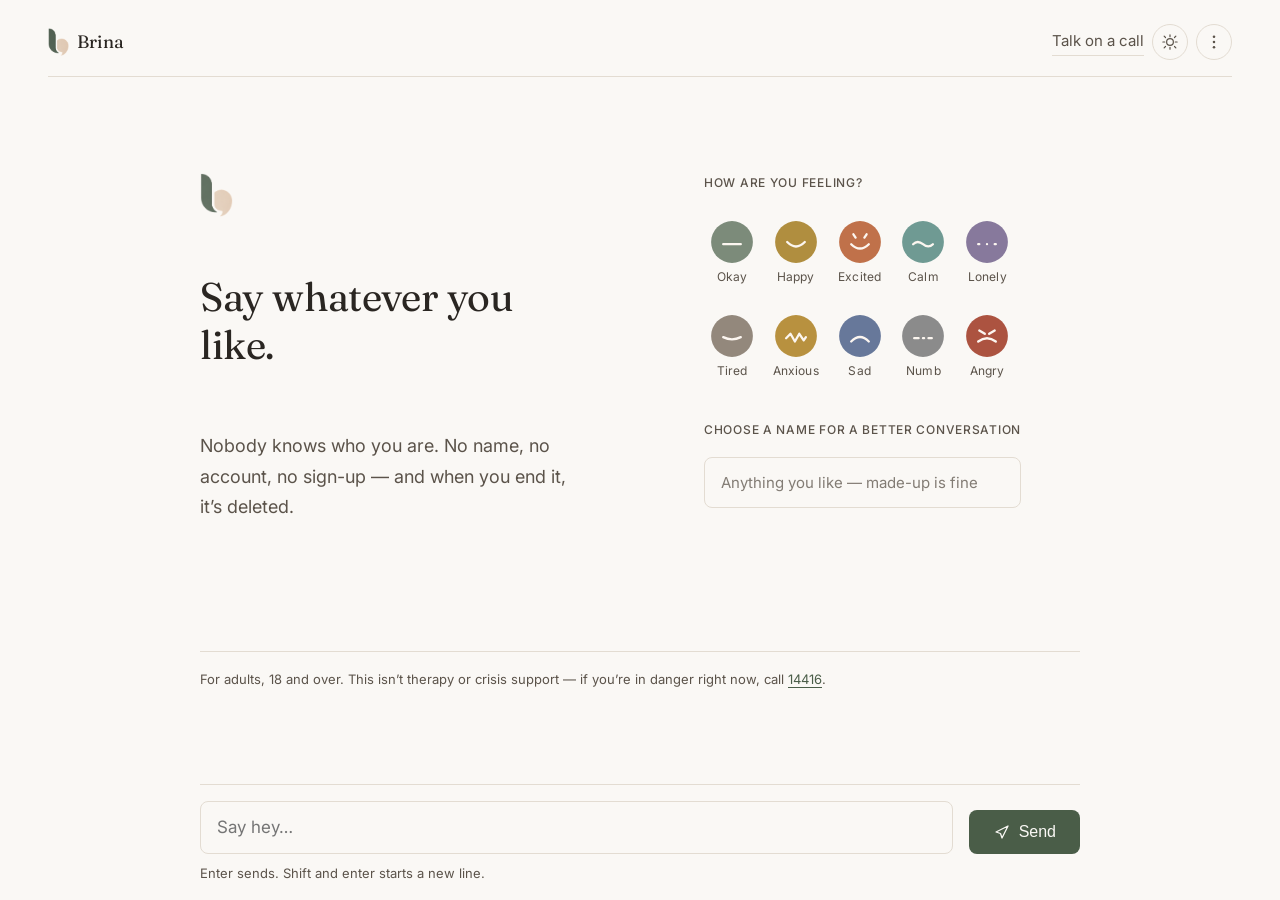
<file: index.html>
<!DOCTYPE html>
<html lang="en">
<head>
<meta charset="utf-8">
<meta name="viewport" content="width=device-width, initial-scale=1, viewport-fit=cover">
<script src="theme.js"></script>

<!--
  ============================================================
  RENAMING THE SERVICE
  The name lives in one place: the <span data-brand> in the
  header. script.js copies it into the title and the drawer.
  ============================================================
-->

<title>Brina — talk to someone</title>
<meta name="description" content="Free, anonymous, text-only conversation with a person who won't judge you. Prayagraj, India. Adults only. Not therapy or crisis support.">
<meta name="color-scheme" content="light dark">

<link rel="icon" href="assets/favicon.png">

<link rel="preconnect" href="https://fonts.googleapis.com">
<link rel="preconnect" href="https://fonts.gstatic.com" crossorigin>
<link href="https://fonts.googleapis.com/css2?family=Fraunces:opsz,wght@9..144,400;9..144,500&family=Inter:wght@400;500&display=swap" rel="stylesheet">

<link rel="stylesheet" href="style.css">
</head>

<body class="app-body">

<a class="skip-link" href="#input">Skip to the message box</a>

<div class="app">

  <!-- ── Top bar ──────────────────────────────────────────── -->
  <header class="app-header">
    <div class="app-header-left">
      <img class="wordmark-mark" src="assets/mark.png" alt="" width="126" height="168">
      <span class="wordmark-text" data-brand>Brina</span>
    </div>

    <div class="app-header-right">

      <a class="header-link" href="sessions.html">Talk on a call</a>

      <button type="button" class="icon-btn" id="theme-toggle" aria-label="Switch between light and dark">
        <svg class="icon-sun" viewBox="0 0 24 24" fill="none" aria-hidden="true"><circle cx="12" cy="12" r="4.5" stroke="currentColor" stroke-width="1.6"/><path d="M12 2.5v2.5M12 19v2.5M4.2 4.2l1.8 1.8M18 18l1.8 1.8M2.5 12H5M19 12h2.5M4.2 19.8L6 18M18 6l1.8-1.8" stroke="currentColor" stroke-width="1.6" stroke-linecap="round"/></svg>
        <svg class="icon-moon" viewBox="0 0 24 24" fill="none" aria-hidden="true"><path d="M20 14.5A8.5 8.5 0 1 1 9.5 4a6.8 6.8 0 0 0 10.5 10.5Z" stroke="currentColor" stroke-width="1.6" stroke-linejoin="round"/></svg>
      </button>

      <button type="button" class="icon-btn" id="menu-btn"
              aria-label="About Brina" aria-expanded="false" aria-controls="drawer">
        <svg viewBox="0 0 24 24" aria-hidden="true">
          <circle cx="12" cy="5" r="1.7" fill="currentColor"/>
          <circle cx="12" cy="12" r="1.7" fill="currentColor"/>
          <circle cx="12" cy="19" r="1.7" fill="currentColor"/>
        </svg>
      </button>
    </div>
  </header>

  <!-- The listener's status note. It used to sit in the header as a pill
       and got truncated with no way to expand it; here it can wrap and
       be read in full on any screen. -->
  <div class="status-note" id="status-note" data-state="unknown" hidden>
    <span class="status-note-dot" aria-hidden="true"></span>
    <span class="status-note-body">
      <span class="status-note-label">Message from Brina</span>
      <span class="status-note-text" id="status-text"></span>
    </span>
  </div>

  <div class="app-note" id="config-warning" hidden>
    <strong>Not connected yet.</strong> Add your Supabase URL and publishable key to
    <code>config.js</code>, then reload.
  </div>

  <!-- ── The conversation ─────────────────────────────────── -->
  <main class="thread" id="thread" aria-live="polite" aria-label="Conversation">

    <div class="thread-intro" id="intro">
      <img class="thread-intro-mark" src="assets/mark-large.png" alt="" width="162" height="216">

      <h1>Say whatever you like.</h1>
      <p class="intro-lead">Nobody knows who you are. No name, no account, no sign-up
         &mdash; and when you end it, it&rsquo;s deleted.</p>

      <!-- Mood + name. Both optional; the chat works without either.
           The mood is for the listener's benefit, the name is for the
           person's own comfort. -->
      <div class="setup" id="setup">
        <div class="setup-block">
          <p class="setup-label">How are you feeling?</p>
          <ul class="mood-grid" id="mood-grid"></ul>
        </div>

        <div class="setup-block setup-block-name">
          <label class="setup-label" for="display-name">
            Choose a name for a better conversation
          </label>
          <input type="text" id="display-name" class="setup-name" maxlength="24"
                 placeholder="Anything you like &mdash; made-up is fine" autocomplete="off"
                 spellcheck="false">
        </div>
      </div>

      <p class="intro-fine">For adults, 18 and over. This isn&rsquo;t therapy or crisis support &mdash;
         if you&rsquo;re in danger right now, call <a href="tel:14416">14416</a>.</p>
    </div>

  </main>

  <!-- ── Composer ─────────────────────────────────────────── -->
  <form class="composer" id="composer" autocomplete="off">
    <label class="visually-hidden" for="input">Your message</label>
    <textarea id="input" rows="1" placeholder="Say hey&hellip;" maxlength="4000"></textarea>
    <button type="submit" class="btn send-btn" id="send-btn" aria-label="Send">
      <svg viewBox="0 0 24 24" aria-hidden="true" focusable="false">
        <path d="M4 12 20 4l-8 16-2-6-6-2Z" fill="none" stroke="currentColor" stroke-width="1.7" stroke-linejoin="round"/>
      </svg>
      <span class="send-btn-text">Send</span>
    </button>
  </form>

  <div class="composer-foot">
    <p class="composer-note" id="composer-note">Enter sends. Shift and enter starts a new line.</p>
    <button type="button" class="text-btn" id="end-btn" hidden>End and delete</button>
  </div>

</div>

<!-- ══ About drawer ══════════════════════════════════════════ -->

<div class="drawer-backdrop" id="drawer-backdrop" hidden></div>

<aside class="drawer" id="drawer" aria-label="About Brina" hidden>
  <header class="drawer-head">
    <span class="drawer-title">About <span data-brand>Brina</span></span>
    <button type="button" class="icon-btn" id="drawer-close" aria-label="Close">
      <svg viewBox="0 0 24 24" aria-hidden="true">
        <path d="M6 6 18 18M18 6 6 18" fill="none" stroke="currentColor" stroke-width="1.7" stroke-linecap="round"/>
      </svg>
    </button>
  </header>

  <div class="drawer-body">

    <p class="drawer-lede">A free, anonymous place to talk to someone who won&rsquo;t judge you.
       Run from Prayagraj by one person.</p>

    <!-- Crisis stays open by default. It is the one thing nobody should
         have to tap to find. -->
    <details class="drawer-section drawer-section-crisis" open>
      <summary>If you&rsquo;re in crisis</summary>
      <div class="drawer-section-body">
        <p>If you&rsquo;re thinking about ending your life, or you&rsquo;re in danger right now,
           please talk to people trained for it. They answer at any hour and the calls are free.</p>
        <ul class="helplines">
          <li>
            <span class="helpline-name">Tele-MANAS <span class="helpline-note">Govt of India &middot; 24&times;7</span></span>
            <span class="helpline-numbers"><a href="tel:14416">14416</a></span>
          </li>
          <li>
            <span class="helpline-name">Vandrevala Foundation <span class="helpline-note">24&times;7</span></span>
            <span class="helpline-numbers"><a href="tel:+919999666555">9999 666 555</a></span>
          </li>
          <li>
            <span class="helpline-name">AASRA <span class="helpline-note">24&times;7</span></span>
            <span class="helpline-numbers"><a href="tel:+919820466726">98204 66726</a></span>
          </li>
        </ul>
        <p class="crisis-foot">Brina is not a substitute for any of them.</p>
      </div>
    </details>

    <details class="drawer-section">
      <summary>How it works</summary>
      <div class="drawer-section-body">
        <ol class="steps">
          <li>
            <span class="step-num" aria-hidden="true">1</span>
            <h3>Open a chat</h3>
            <p>No signup, no name, no phone number. You start typing and the chat is open.</p>
          </li>
          <li>
            <span class="step-num" aria-hidden="true">2</span>
            <h3>Type whatever you want</h3>
            <p>For as long as you want. No time limit, no subject you have to stick to.</p>
          </li>
          <li>
            <span class="step-num" aria-hidden="true">3</span>
            <h3>End it whenever</h3>
            <p>Press <em>end and delete</em> and the whole conversation is erased.
               Not archived &mdash; deleted.</p>
          </li>
        </ol>
      </div>
    </details>

    <details class="drawer-section">
      <summary>What this is, and what it isn&rsquo;t</summary>
      <div class="drawer-section-body">
        <div class="columns">
          <div class="col">
            <h3>What it is</h3>
            <ul class="plain-list">
              <li>A person who reads what you write and answers.</li>
              <li>Free, with nothing to pay for later.</li>
              <li>No judgement about what you bring up.</li>
              <li>No advice unless you ask for it.</li>
              <li>Anonymous &mdash; no account, no name, no number.</li>
            </ul>
          </div>
          <div class="col">
            <h3>What it isn&rsquo;t</h3>
            <ul class="plain-list">
              <li>Therapy or counselling.</li>
              <li>Medical or crisis support.</li>
              <li>A diagnosis, or an opinion on medication.</li>
              <li>Run by anyone with clinical training.</li>
              <li>Open 24&times;7 &mdash; not yet.</li>
            </ul>
          </div>
        </div>
      </div>
    </details>

    <details class="drawer-section">
      <summary>Questions</summary>
      <div class="drawer-section-body">
        <div class="faq">
          <details>
            <summary>Is it really free?</summary>
            <p>Yes. No fee, no subscription, and no paid version waiting behind this one.</p>
          </details>
          <details>
            <summary>Who am I talking to?</summary>
            <p>Right now, one person &mdash; whoever started this, based in Prayagraj.
               Trained volunteers will join later, and this page will say so when they do.</p>
          </details>
          <details>
            <summary>Is it anonymous?</summary>
            <p>Yes. You don&rsquo;t give a name, an email, or a phone number, and you are never
               asked who you are.</p>
          </details>
          <details>
            <summary>Are chats saved?</summary>
            <p>Only while the conversation is open, so the messages can reach the other person.
               They&rsquo;re deleted the moment either of you ends it.</p>
          </details>
          <details>
            <summary>Can I talk about anything?</summary>
            <p>Mostly, yes &mdash; work, family, a breakup, a bad week, or nothing in particular.
               If you say you&rsquo;re thinking about ending your life, the answer will point you
               to a trained helpline, because that is the right help and this isn&rsquo;t it.</p>
          </details>
          <details>
            <summary>Are you a therapist?</summary>
            <p>No. There is no clinical training, licence, or medical supervision behind this,
               and nothing said here is treatment or advice about your health.</p>
          </details>
          <details>
            <summary>What if nobody is there when I write?</summary>
            <p>The dot at the top says whether anyone is around, and you can write either way.
               Your message waits, and gets read and answered when someone is back.</p>
          </details>
          <details>
            <summary>Do I have to be 18?</summary>
            <p>Yes, this is for adults only. If you tell us you are under 18 the conversation
               will be stopped and you&rsquo;ll be pointed to services meant for young people.</p>
          </details>
        </div>
      </div>
    </details>

    <details class="drawer-section">
      <summary>Listening, as a volunteer</summary>
      <div class="drawer-section-body">
        <p>We&rsquo;re training a small group of listeners in Prayagraj. The training happens in
           person, over a few sessions. You need to verify your identity with a government ID,
           and you have to be 18 or over.</p>
        <!-- TODO: replace with the real address before publishing. -->
        <p><a class="btn btn-quiet" href="mailto:hello@brina.in?subject=Volunteering">Write to us about volunteering</a></p>
      </div>
    </details>

  </div>

  <footer class="drawer-foot">
    <p><span data-brand>Brina</span> is an independent project run from Prayagraj, Uttar Pradesh,
       by one person. Not a clinic, an NGO, or a registered medical service.</p>
    <!-- TODO: replace with the real address before publishing. -->
    <p><a href="mailto:hello@brina.in">hello@brina.in</a></p>
    <p class="drawer-admin"><a href="admin.html">Admin / volunteer sign in</a></p>
  </footer>
</aside>

<script src="vendor/supabase.js"></script>
<script src="avatars.js"></script>
<script src="config.js"></script>
<script src="chat.js"></script>
<script src="drawer.js"></script>
</body>
</html>
</file>
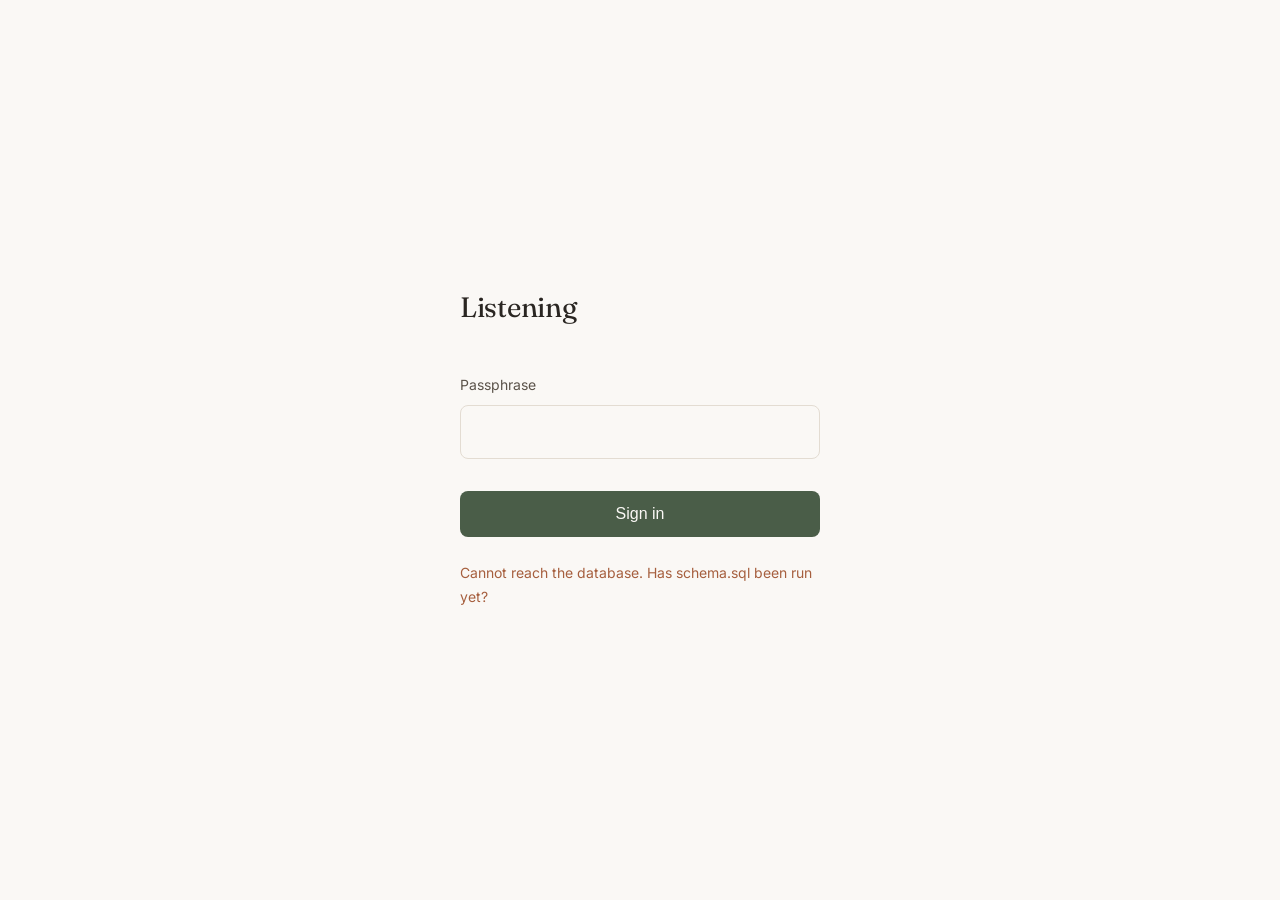
<file: admin.html>
<!DOCTYPE html>
<html lang="en">
<head>
<meta charset="utf-8">
<meta name="viewport" content="width=device-width, initial-scale=1, viewport-fit=cover">
<script src="theme.js"></script>
<title>Brina — listening</title>
<meta name="robots" content="noindex, nofollow">
<meta name="color-scheme" content="light dark">

<link rel="icon" href="[data-uri]">

<link rel="preconnect" href="https://fonts.googleapis.com">
<link rel="preconnect" href="https://fonts.gstatic.com" crossorigin>
<link href="https://fonts.googleapis.com/css2?family=Fraunces:opsz,wght@9..144,400;9..144,500&family=Inter:wght@400;500&display=swap" rel="stylesheet">

<link rel="stylesheet" href="style.css">
</head>

<body class="app-body">

<!-- ── Sign in ─────────────────────────────────────────────── -->
<div class="signin" id="signin" hidden>
  <form class="signin-card" id="signin-form">
    <h1 id="signin-title">Listening</h1>

    <p class="signin-note" id="config-warning" hidden>
      <strong>Not connected.</strong> Add your Supabase URL and publishable key to
      <code>config.js</code> first.
    </p>

    <p class="signin-note signin-claim" id="claim-note" hidden>
      <strong>Nobody has claimed this console yet.</strong> Pick a passphrase now and
      it becomes the lock. Ten characters or more. Write it down &mdash; there is no
      reset.
    </p>

    <label for="passphrase" id="passphrase-label">Passphrase</label>
    <input type="password" id="passphrase" autocomplete="current-password" required>

    <button type="submit" class="btn" id="signin-btn">Sign in</button>
    <p class="signin-error" id="signin-error" hidden></p>
  </form>
</div>

<!-- ── Console ─────────────────────────────────────────────── -->
<div class="console" id="console" hidden>

  <aside class="console-side">
    <div class="console-side-head">
      <div class="wordmark">
        <img class="wordmark-mark" src="[data-uri]" alt="" width="126" height="168">
        <span>Brina</span>
      </div>
      <div class="console-side-head-actions">
        <button type="button" class="theme-toggle" id="theme-toggle" aria-label="Switch between light and dark">
        <svg class="icon-sun" viewBox="0 0 24 24" fill="none" aria-hidden="true"><circle cx="12" cy="12" r="4.5" stroke="currentColor" stroke-width="1.6"/><path d="M12 2.5v2.5M12 19v2.5M4.2 4.2l1.8 1.8M18 18l1.8 1.8M2.5 12H5M19 12h2.5M4.2 19.8L6 18M18 6l1.8-1.8" stroke="currentColor" stroke-width="1.6" stroke-linecap="round"/></svg>
        <svg class="icon-moon" viewBox="0 0 24 24" fill="none" aria-hidden="true"><path d="M20 14.5A8.5 8.5 0 1 1 9.5 4a6.8 6.8 0 0 0 10.5 10.5Z" stroke="currentColor" stroke-width="1.6" stroke-linejoin="round"/></svg>
      </button>
        <button type="button" class="text-btn" id="signout-btn">Sign out</button>
      </div>
    </div>

    <p class="whoami" id="whoami" hidden></p>

    <div class="availability">
      <label class="switch">
        <input type="checkbox" id="available-toggle">
        <span class="switch-track" aria-hidden="true"><span class="switch-thumb"></span></span>
        <span id="available-label">Not available</span>
      </label>
      <label class="visually-hidden" for="availability-note">Status note</label>
      <input type="text" id="availability-note" maxlength="60"
             placeholder="Optional note, e.g. back at 9pm">
    </div>

    <!-- Admin only. Hidden for volunteers, populated by admin.js. -->
    <section class="volunteers" id="volunteers" hidden>
      <p class="volunteers-label">Volunteers</p>
      <ul class="volunteer-list" id="volunteer-list"></ul>
    </section>

    <p class="console-count" id="count">No conversations</p>
    <ul class="convo-list" id="convo-list"></ul>
  </aside>

  <section class="console-main">
    <div class="console-empty" id="console-empty">
      <p>Pick a conversation on the left.</p>
      <p class="console-empty-small">New ones appear on their own. Nothing needs refreshing.</p>
    </div>

    <div class="console-thread-wrap" id="thread-wrap" hidden>
      <header class="console-thread-head">
        <div>
          <span class="convo-id" id="open-id"></span>
          <span class="convo-meta" id="open-meta"></span>
        </div>
        <button type="button" class="text-btn text-btn-warn" id="delete-btn">Delete conversation</button>
      </header>

      <div class="thread thread-listener-view" id="thread" aria-live="polite"></div>

      <form class="composer" id="composer" autocomplete="off">
        <label class="visually-hidden" for="reply">Your reply</label>
        <textarea id="reply" rows="1" placeholder="Write back&hellip;" maxlength="4000"></textarea>
        <button type="submit" class="btn" id="reply-btn">Send</button>
      </form>
    </div>
  </section>

</div>

<!-- ══ Name yourself (first sign-in) ═════════════════════════ -->
<div class="modal-backdrop" id="name-backdrop" hidden></div>

<div class="modal" id="name-modal" role="dialog" aria-modal="true"
     aria-labelledby="name-title" hidden>
  <h2 class="modal-title" id="name-title">What should we call you?</h2>
  <p class="modal-copy">
    This is what shows in the console so it&rsquo;s clear who is on shift.
    First name is fine. The people you talk to never see it.
  </p>

  <form id="name-form">
    <label class="visually-hidden" for="name-input">Your name</label>
    <input type="text" id="name-input" class="field" maxlength="24"
           placeholder="Your name" autocomplete="off" required>
    <div class="modal-actions">
      <button type="submit" class="btn" id="name-save">Save</button>
    </div>
    <p class="modal-error" id="name-error" hidden></p>
  </form>
</div>

<script src="vendor/supabase.js"></script>
<script src="avatars.js"></script>
<script src="config.js"></script>
<script src="admin.js"></script>
</body>
</html>
</file>
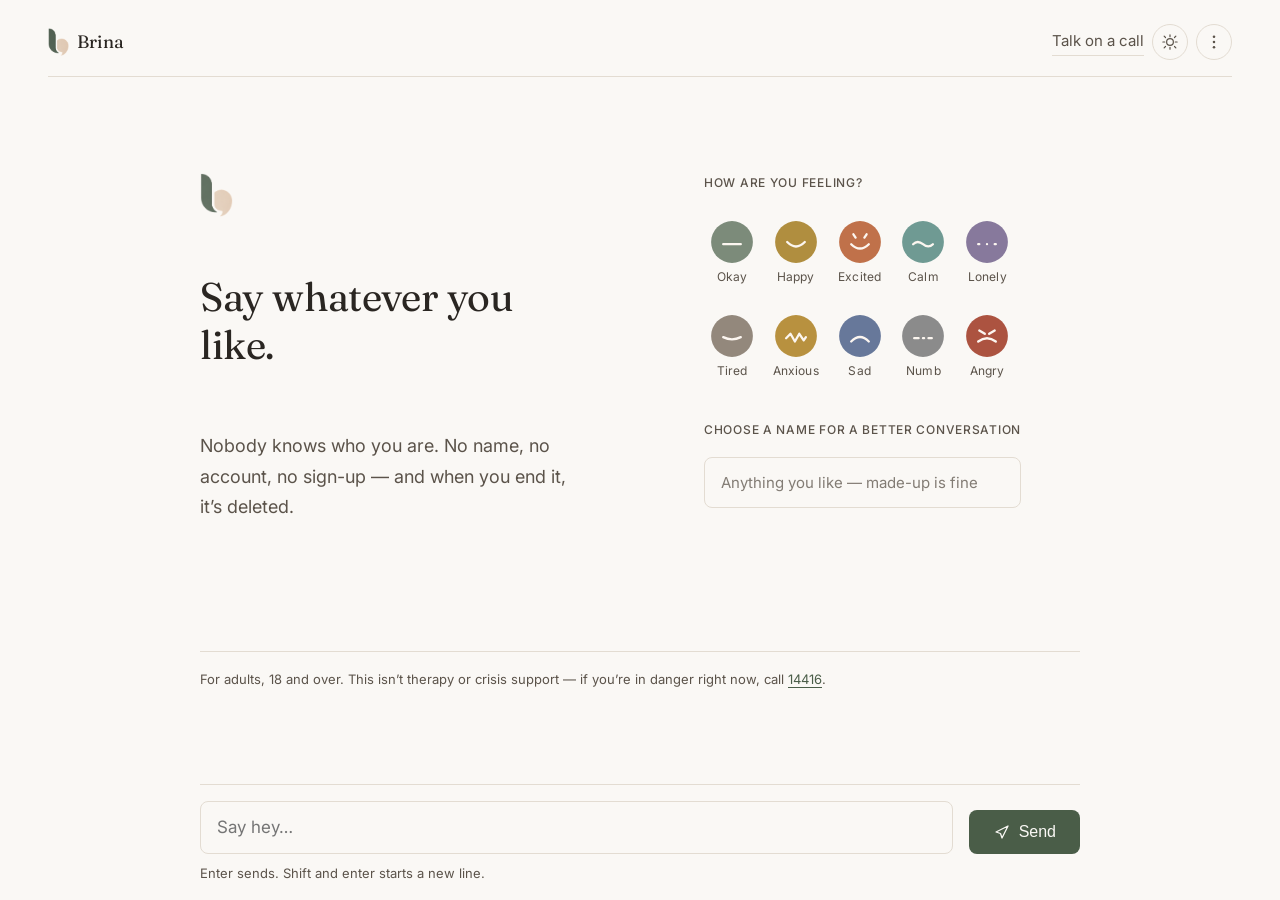
<file: chat.html>
<!DOCTYPE html>
<html lang="en">
<head>
<meta charset="utf-8">
<title>Brina</title>
<meta name="robots" content="noindex">
<!-- The chat is now the front page. This file stays only so older
     links, bookmarks, and installed app shells keep working. -->
<meta http-equiv="refresh" content="0; url=index.html">
<link rel="canonical" href="index.html">
</head>
<body>
<p>Taking you to the chat&hellip; <a href="index.html">Continue</a></p>
<script>location.replace('index.html');</script>
</body>
</html>
</file>
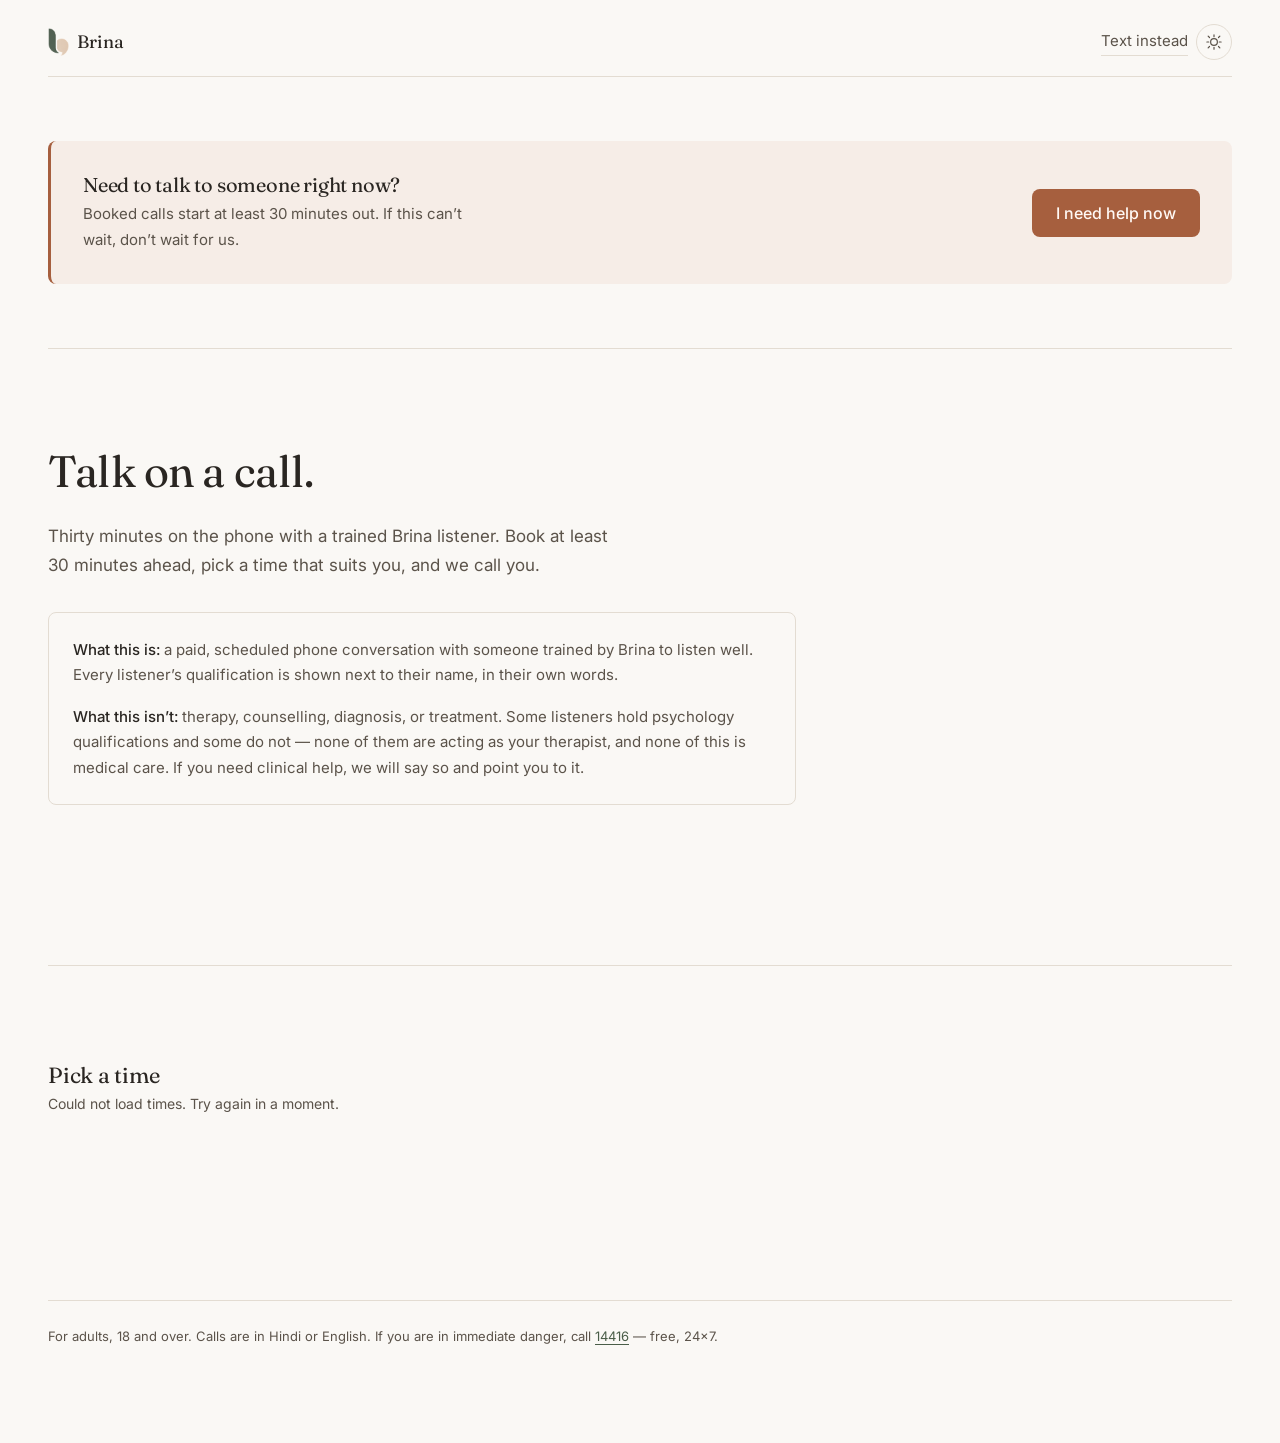
<file: sessions.html>
<!DOCTYPE html>
<html lang="en">
<head>
<meta charset="utf-8">
<meta name="viewport" content="width=device-width, initial-scale=1, viewport-fit=cover">
<script src="theme.js"></script>

<title>Brina — talk on a call</title>
<meta name="description" content="Book a 30-minute phone conversation with a trained Brina listener. Not therapy. Prayagraj, India. Adults only.">
<meta name="color-scheme" content="light dark">

<link rel="icon" href="assets/favicon.png">

<link rel="preconnect" href="https://fonts.googleapis.com">
<link rel="preconnect" href="https://fonts.gstatic.com" crossorigin>
<link href="https://fonts.googleapis.com/css2?family=Fraunces:opsz,wght@9..144,400;9..144,500&family=Inter:wght@400;500&display=swap" rel="stylesheet">

<link rel="stylesheet" href="style.css">
</head>

<body class="app-body sessions-body">

<a class="skip-link" href="#slots">Skip to available times</a>

<div class="app">

  <header class="app-header">
    <div class="app-header-left">
      <a class="wordmark-link" href="index.html">
        <img class="wordmark-mark" src="assets/mark.png" alt="" width="126" height="168">
        <span class="wordmark-text" data-brand>Brina</span>
      </a>
    </div>

    <div class="app-header-right">
      <a class="header-link" href="index.html">Text instead</a>

      <button type="button" class="icon-btn" id="theme-toggle" aria-label="Switch between light and dark">
        <svg class="icon-sun" viewBox="0 0 24 24" fill="none" aria-hidden="true"><circle cx="12" cy="12" r="4.5" stroke="currentColor" stroke-width="1.6"/><path d="M12 2.5v2.5M12 19v2.5M4.2 4.2l1.8 1.8M18 18l1.8 1.8M2.5 12H5M19 12h2.5M4.2 19.8L6 18M18 6l1.8-1.8" stroke="currentColor" stroke-width="1.6" stroke-linecap="round"/></svg>
        <svg class="icon-moon" viewBox="0 0 24 24" fill="none" aria-hidden="true"><path d="M20 14.5A8.5 8.5 0 1 1 9.5 4a6.8 6.8 0 0 0 10.5 10.5Z" stroke="currentColor" stroke-width="1.6" stroke-linejoin="round"/></svg>
      </button>
    </div>
  </header>

  <div class="app-note" id="config-warning" hidden>
    <strong>Not connected yet.</strong> Add your Supabase URL and publishable key to
    <code>config.js</code>, and run <code>sessions-schema.sql</code>.
  </div>

  <main class="sessions">

    <!-- ── Urgent ─────────────────────────────────────────── -->
    <section class="urgent">
      <div class="urgent-inner">
        <div>
          <h2 class="urgent-title">Need to talk to someone right now?</h2>
          <p class="urgent-copy">Booked calls start at least 30 minutes out. If this
             can&rsquo;t wait, don&rsquo;t wait for us.</p>
        </div>
        <button type="button" class="btn btn-urgent" id="urgent-btn">
          I need help now
        </button>
      </div>
    </section>

    <!-- ── Booking ────────────────────────────────────────── -->
    <section class="sessions-head">
      <h1>Talk on a call.</h1>
      <p class="sessions-lede">Thirty minutes on the phone with a trained Brina listener.
         Book at least 30 minutes ahead, pick a time that suits you, and we call you.</p>

      <!-- This is the honest version of what is being sold. It is not
           therapy and must never be described as therapy. -->
      <div class="sessions-truth">
        <p><strong>What this is:</strong> a paid, scheduled phone conversation with
           someone trained by Brina to listen well. Every listener&rsquo;s
           qualification is shown next to their name, in their own words.</p>
        <p><strong>What this isn&rsquo;t:</strong> therapy, counselling, diagnosis, or
           treatment. Some listeners hold psychology qualifications and some do not
           &mdash; none of them are acting as your therapist, and none of this is
           medical care. If you need clinical help, we will say so and point you to it.</p>
      </div>
    </section>

    <section class="slots-section" id="slots">
      <div class="slots-head">
        <h2>Pick a time</h2>
        <p class="slots-note" id="slots-note">Loading available times&hellip;</p>
      </div>

      <!-- Days across, times within each day. -->
      <div class="calendar" id="calendar"></div>
    </section>

    <p class="sessions-fine">
      For adults, 18 and over. Calls are in Hindi or English. If you are in immediate
      danger, call <a href="tel:14416">14416</a> &mdash; free, 24&times;7.
    </p>

  </main>
</div>

<!-- ══ Urgent confirmation ═══════════════════════════════════ -->
<div class="modal-backdrop" id="urgent-backdrop" hidden></div>

<div class="modal" id="urgent-modal" role="dialog" aria-modal="true"
     aria-labelledby="urgent-modal-title" hidden>
  <h2 class="modal-title" id="urgent-modal-title">
    Since it&rsquo;s urgent, we&rsquo;re taking you to the mental health support helpline 14416
  </h2>
  <p class="modal-copy">
    Tele-MANAS is run by the Government of India. It&rsquo;s free, it&rsquo;s open
    24&times;7, and the people answering are trained for exactly this. They can help
    more than we can right now.
  </p>

  <div class="modal-actions">
    <a class="btn btn-urgent" id="urgent-call" href="tel:14416">Yes, call them</a>
    <button type="button" class="btn btn-quiet" id="urgent-cancel">No, I&rsquo;m okay</button>
  </div>

  <p class="modal-fine">Nothing is dialled until you tap. You can close this and go back.</p>
</div>

<!-- ══ Booking form ══════════════════════════════════════════ -->
<div class="modal-backdrop" id="book-backdrop" hidden></div>

<div class="modal" id="book-modal" role="dialog" aria-modal="true"
     aria-labelledby="book-modal-title" hidden>
  <h2 class="modal-title" id="book-modal-title">Book this time</h2>
  <p class="modal-copy" id="book-when"></p>

  <form id="book-form">
    <label class="field-label" for="book-phone">Phone number we should call</label>
    <input type="tel" id="book-phone" class="field" inputmode="tel"
           placeholder="10-digit mobile" required autocomplete="tel">

    <label class="field-label" for="book-name">Name <span class="field-optional">optional</span></label>
    <input type="text" id="book-name" class="field" maxlength="24"
           placeholder="What should they call you?" autocomplete="off">

    <label class="field-label" for="book-note">Anything they should know first <span class="field-optional">optional</span></label>
    <textarea id="book-note" class="field" rows="3" maxlength="500"
              placeholder="You don't have to write anything here."></textarea>

    <p class="modal-fine">
      Your number is used to make this one call and is deleted with the booking.
      It is never attached to a text conversation.
    </p>

    <div class="modal-actions">
      <button type="submit" class="btn" id="book-submit">Confirm booking</button>
      <button type="button" class="btn btn-quiet" id="book-cancel">Back</button>
    </div>

    <p class="modal-error" id="book-error" hidden></p>
  </form>
</div>

<!-- ══ Booked ════════════════════════════════════════════════ -->
<div class="modal-backdrop" id="done-backdrop" hidden></div>

<div class="modal" id="done-modal" role="dialog" aria-modal="true"
     aria-labelledby="done-title" hidden>
  <h2 class="modal-title" id="done-title">You&rsquo;re booked.</h2>
  <p class="modal-copy" id="done-when"></p>
  <p class="modal-fine">
    Keep this tab if you want to cancel. Closing it is fine too &mdash; the call
    still stands.
  </p>
  <div class="modal-actions">
    <button type="button" class="btn btn-quiet" id="done-close">Close</button>
    <button type="button" class="text-btn text-btn-warn" id="done-cancel">Cancel this booking</button>
  </div>
</div>

<script src="vendor/supabase.js"></script>
<script src="config.js"></script>
<script src="sessions.js"></script>
</body>
</html>
</file>
<file: style.css>
/* ============================================================
   Brina — landing page styles
   Single stylesheet, no build step.
   Colour tokens live on :root and are overridden for dark mode.
   Spacing is an 8px scale.
   ============================================================ */

:root {
  /* Light */
  --bg:            #FAF8F5;
  --bg-sunk:       #F2EEE7;
  --ink:           #2A2622;
  --ink-soft:      #5B534A;
  --line:          #E3DCD2;

  /* Sage accent. --accent is decorative; --accent-ink is the
     darker variant used wherever text or a button sits on it,
     so contrast stays above WCAG AA. */
  --accent:        #7C8B7A;
  --accent-ink:    #4A5D48;
  --accent-on:     #FAF8F5;

  /* Clay, used only for the crisis block */
  --crisis-bg:     #F6EDE7;
  --crisis-line:   #A65F3E;

  --bar-bg:        #2A2622;
  --bar-ink:       #FAF8F5;

  --focus:         #4A5D48;

  /* 8px scale */
  --s1: 8px;
  --s2: 16px;
  --s3: 24px;
  --s4: 32px;
  --s5: 48px;
  --s6: 64px;
  --s7: 96px;
  --s8: 128px;

  --radius: 8px;
  --measure: 65ch;

  --serif: "Fraunces", Georgia, "Times New Roman", serif;
  --sans:  "Inter", -apple-system, BlinkMacSystemFont, "Segoe UI", Roboto, Helvetica, Arial, sans-serif;
}

@media (prefers-color-scheme: dark) {
  :root:not([data-theme="light"]) {
    --bg:          #1A1817;
    --bg-sunk:     #221F1D;
    --ink:         #EDE8E2;
    --ink-soft:    #B4ABA1;
    --line:        #35312D;

    --accent:      #A9BBA5;
    --accent-ink:  #A9BBA5;
    --accent-on:   #1A1817;

    --crisis-bg:   #241D19;
    --crisis-line: #C98E6F;

    --bar-bg:      #EDE8E2;
    --bar-ink:     #1A1817;

    --focus:       #A9BBA5;
  }
}

/* An explicit choice from the toggle wins over system preference,
   in both directions. */
:root[data-theme="dark"] {
  --bg:          #1A1817;
  --bg-sunk:     #221F1D;
  --ink:         #EDE8E2;
  --ink-soft:    #B4ABA1;
  --line:        #35312D;

  --accent:      #A9BBA5;
  --accent-ink:  #A9BBA5;
  --accent-on:   #1A1817;

  --crisis-bg:   #241D19;
  --crisis-line: #C98E6F;

  --bar-bg:      #EDE8E2;
  --bar-ink:     #1A1817;

  --focus:       #A9BBA5;
}

/* ── Reset-ish ─────────────────────────────────────────────── */

*, *::before, *::after { box-sizing: border-box; }

html { -webkit-text-size-adjust: 100%; }

body {
  margin: 0;
  background: var(--bg);
  color: var(--ink);
  font-family: var(--sans);
  font-size: 17px;
  line-height: 1.7;
  -webkit-font-smoothing: antialiased;
  padding-bottom: calc(72px + env(safe-area-inset-bottom)); /* fixed crisis bar + home indicator */
}

body.bar-dismissed { padding-bottom: 0; }

h1, h2, h3 {
  font-family: var(--serif);
  font-weight: 400;
  line-height: 1.2;
  margin: 0;
  letter-spacing: -0.01em;
}

p { margin: 0; }

a { color: var(--accent-ink); text-decoration-thickness: 1px; text-underline-offset: 3px; }
a:hover { text-decoration-color: var(--accent); }

img, svg { max-width: 100%; }

:focus-visible {
  outline: 2px solid var(--focus);
  outline-offset: 3px;
  border-radius: 2px;
}

.visually-hidden {
  position: absolute;
  width: 1px; height: 1px;
  padding: 0; margin: -1px;
  overflow: hidden;
  clip: rect(0 0 0 0);
  white-space: nowrap;
  border: 0;
}

.skip-link {
  position: absolute;
  left: var(--s2);
  top: -100px;
  z-index: 100;
  background: var(--bg);
  color: var(--ink);
  border: 1px solid var(--line);
  border-radius: var(--radius);
  padding: var(--s1) var(--s2);
}
.skip-link:focus { top: var(--s2); }

/* ── Layout ────────────────────────────────────────────────── */

.wrap {
  width: 100%;
  max-width: 760px;
  margin-inline: auto;
  padding-inline: var(--s3);
}

.measure { max-width: var(--measure); }

main > section { padding-block: var(--s6); }
main > section + section { border-top: 1px solid var(--line); }

/* ── Header ────────────────────────────────────────────────── */

.site-header {
  padding-top: calc(var(--s3) + env(safe-area-inset-top));
  padding-bottom: var(--s3);
}

.header-inner {
  display: flex;
  align-items: center;
  justify-content: space-between;
  gap: var(--s2);
}

.header-actions {
  display: flex;
  align-items: center;
  gap: var(--s3);
}

.wordmark {
  display: inline-flex;
  align-items: center;
  gap: var(--s1);
  font-family: var(--serif);
  font-size: 1.25rem;
  color: var(--ink);
  text-decoration: none;
  letter-spacing: 0.01em;
}

.wordmark-mark { width: 21px; height: 28px; flex: none; display: block; }

.header-cta {
  font-size: 0.9375rem;
  color: var(--ink-soft);
  text-decoration: none;
  border-bottom: 1px solid var(--line);
  padding-bottom: 2px;
  transition: color 140ms ease, border-color 140ms ease;
}
.header-cta:hover { color: var(--ink); border-color: var(--accent); }

.theme-toggle {
  display: inline-flex;
  align-items: center;
  justify-content: center;
  width: 34px;
  height: 34px;
  padding: 0;
  border: 1px solid var(--line);
  border-radius: 999px;
  background: none;
  color: var(--ink-soft);
  cursor: pointer;
  flex: none;
}
.theme-toggle:hover { color: var(--ink); border-color: var(--accent); }
.theme-toggle svg { width: 17px; height: 17px; }
.theme-toggle .icon-moon { display: none; }
:root[data-theme="dark"] .theme-toggle .icon-sun { display: none; }
:root[data-theme="dark"] .theme-toggle .icon-moon { display: block; }
@media (prefers-color-scheme: dark) {
  :root:not([data-theme="light"]) .theme-toggle .icon-sun { display: none; }
  :root:not([data-theme="light"]) .theme-toggle .icon-moon { display: block; }
}
:root[data-theme="light"] .theme-toggle .icon-sun { display: block; }
:root[data-theme="light"] .theme-toggle .icon-moon { display: none; }

/* ── Hero ──────────────────────────────────────────────────── */

.hero { padding-block: var(--s6) var(--s7); }

.hero h1 {
  font-size: clamp(2rem, 7vw, 3.25rem);
  max-width: 18ch;
  margin-bottom: var(--s3);
}

.lede {
  font-size: 1.125rem;
  color: var(--ink-soft);
  max-width: 46ch;
}

.actions {
  display: flex;
  flex-wrap: wrap;
  align-items: center;
  gap: var(--s3);
  margin-top: var(--s4);
}

.fineprint {
  margin-top: var(--s3);
  font-size: 0.875rem;
  color: var(--ink-soft);
}

/* ── Buttons and quiet links ───────────────────────────────── */

.btn {
  display: inline-block;
  background: var(--accent-ink);
  color: var(--accent-on);
  text-decoration: none;
  font-size: 1rem;
  font-weight: 500;
  padding: 14px var(--s3);
  border-radius: var(--radius);
  transition: background-color 140ms ease;
}
.btn:hover { background: var(--accent); }

@media (prefers-color-scheme: dark) {
  :root:not([data-theme="light"]) .btn:hover { background: #C2D0BE; }
}
:root[data-theme="dark"] .btn:hover { background: #C2D0BE; }

.btn-quiet {
  background: transparent;
  color: var(--ink);
  border: 1px solid var(--line);
}
.btn-quiet:hover { background: var(--bg-sunk); border-color: var(--accent); }

.link-quiet {
  color: var(--ink-soft);
  font-size: 1rem;
}
.link-quiet:hover { color: var(--ink); }

/* ── Section headings ──────────────────────────────────────── */

main h2 {
  font-size: clamp(1.5rem, 4vw, 2rem);
  margin-bottom: var(--s4);
}

main h3 {
  font-size: 1.125rem;
  margin-bottom: var(--s1);
}

/* ── Steps ─────────────────────────────────────────────────── */

.steps {
  list-style: none;
  margin: 0;
  padding: 0;
  display: grid;
  gap: var(--s5);
}

.steps li { max-width: var(--measure); }

.step-num {
  display: block;
  font-family: var(--serif);
  font-size: 0.875rem;
  color: var(--accent-ink);
  margin-bottom: var(--s1);
}

.steps p { color: var(--ink-soft); }

/* ── Two columns ───────────────────────────────────────────── */

.columns {
  display: grid;
  gap: var(--s5);
}

.plain-list {
  list-style: none;
  margin: var(--s2) 0 0;
  padding: 0;
  color: var(--ink-soft);
}

.plain-list li {
  padding-left: var(--s3);
  position: relative;
  margin-bottom: var(--s1);
}

.plain-list li::before {
  content: "";
  position: absolute;
  left: 0;
  top: 0.8em;
  width: 10px;
  height: 1px;
  background: var(--accent);
}

/* ── Crisis block ──────────────────────────────────────────── */

.crisis-block {
  background: var(--crisis-bg);
  border-left: 3px solid var(--crisis-line);
  border-radius: var(--radius);
  padding: var(--s4) var(--s3);
  max-width: var(--measure);
}

.crisis-block h2 { margin-bottom: var(--s2); }
.crisis-block p { color: var(--ink); }

.helplines {
  list-style: none;
  margin: var(--s4) 0 0;
  padding: 0;
  display: grid;
  gap: var(--s3);
}

.helpline-name {
  display: block;
  font-weight: 500;
}

.helpline-note {
  display: block;
  font-weight: 400;
  font-size: 0.8125rem;
  color: var(--ink-soft);
  letter-spacing: 0.02em;
}

.helpline-numbers {
  display: block;
  font-size: 1.125rem;
  margin-top: 2px;
}

.helpline-numbers a { color: var(--ink); }

.crisis-foot {
  margin-top: var(--s4);
  font-size: 0.875rem;
  color: var(--ink-soft) !important;
}

/* ── FAQ ───────────────────────────────────────────────────── */

.faq { max-width: var(--measure); }

.faq details {
  border-top: 1px solid var(--line);
}
.faq details:last-of-type { border-bottom: 1px solid var(--line); }

.faq summary {
  list-style: none;
  cursor: pointer;
  padding: var(--s3) var(--s4) var(--s3) 0;
  position: relative;
  font-size: 1.0625rem;
}

.faq summary::-webkit-details-marker { display: none; }

.faq summary::after {
  content: "";
  position: absolute;
  right: 6px;
  top: 50%;
  width: 9px;
  height: 9px;
  border-right: 1.5px solid var(--accent-ink);
  border-bottom: 1.5px solid var(--accent-ink);
  transform: translateY(-70%) rotate(45deg);
  transition: transform 160ms ease;
}

.faq details[open] summary::after { transform: translateY(-20%) rotate(-135deg); }

.faq summary:hover { color: var(--accent-ink); }

.faq details p {
  color: var(--ink-soft);
  padding-bottom: var(--s3);
  padding-right: var(--s4);
}

/* ── Persistent crisis bar ─────────────────────────────────── */

.crisis-bar {
  position: fixed;
  left: 0; right: 0; bottom: 0;
  z-index: 40;
  display: flex;
  align-items: center;
  justify-content: space-between;
  gap: var(--s2);
  background: var(--bar-bg);
  color: var(--bar-ink);
  padding: 12px var(--s3);
  padding-bottom: calc(12px + env(safe-area-inset-bottom));
  font-size: 0.9375rem;
}

.crisis-bar[hidden] { display: none; }

.crisis-bar a {
  color: var(--bar-ink);
  font-weight: 500;
  text-underline-offset: 3px;
}

.crisis-bar-close {
  flex: none;
  background: none;
  border: 0;
  color: inherit;
  cursor: pointer;
  padding: var(--s1);
  margin: -8px -8px -8px 0;
  border-radius: var(--radius);
  line-height: 0;
  opacity: 0.7;
  transition: opacity 140ms ease;
}
.crisis-bar-close:hover { opacity: 1; }
.crisis-bar-close svg { width: 16px; height: 16px; }

/* ── Footer ────────────────────────────────────────────────── */

.site-footer {
  border-top: 1px solid var(--line);
  padding-block: var(--s6);
  font-size: 0.9375rem;
  color: var(--ink-soft);
}

.site-footer p + p { margin-top: var(--s2); }
.site-footer a { color: var(--ink-soft); }
.site-footer a:hover { color: var(--ink); }

.footer-helplines { max-width: var(--measure); }

.footer-admin-link {
  margin-top: var(--s3);
  font-size: 0.8125rem;
}

.footer-admin-link a { color: var(--ink-soft); }

/* ── Wider screens ─────────────────────────────────────────── */

@media (min-width: 700px) {
  body { font-size: 18px; padding-bottom: 0; }

  .wrap { padding-inline: var(--s5); }

  main > section { padding-block: var(--s7); }
  .hero { padding-block: var(--s7) var(--s8); }

  .columns { grid-template-columns: 1fr 1fr; gap: var(--s6); }

  .crisis-block { padding: var(--s5); }

  /* Bar leaves the viewport and sits just above the footer */
  .crisis-bar {
    position: static;
    max-width: 760px;
    margin: 0 auto var(--s4);
    border-radius: var(--radius);
    padding: 12px var(--s5);
  }
}

@media (min-width: 860px) {
  .steps {
    grid-template-columns: repeat(3, 1fr);
    gap: var(--s4);
  }
}

@media (min-width: 1100px) {
  .wrap { max-width: 880px; }
  .crisis-bar { max-width: 880px; }
}

/* ── Motion ────────────────────────────────────────────────── */

@media (prefers-reduced-motion: reduce) {
  *, *::before, *::after {
    animation-duration: 0.01ms !important;
    animation-iteration-count: 1 !important;
    transition-duration: 0.01ms !important;
    scroll-behavior: auto !important;
  }
}

/* ============================================================
   Landing page additions
   ============================================================ */

.lede-2 {
  margin-top: var(--s2);
  color: var(--ink-soft);
  max-width: 48ch;
}

.hero-status { margin-top: var(--s3); }

.pill {
  display: inline-flex;
  align-items: center;
  gap: var(--s1);
  font-size: 0.875rem;
  color: var(--ink-soft);
  background: var(--bg-sunk);
  border: 1px solid var(--line);
  border-radius: 999px;
  padding: 6px 14px 6px 12px;
}

.pill[hidden] { display: none; }

.pill-dot {
  width: 7px;
  height: 7px;
  border-radius: 50%;
  background: var(--ink-soft);
  flex: none;
}

.pill[data-state="on"]  .pill-dot { background: var(--accent-ink); }
.pill[data-state="on"]            { color: var(--ink); }
.pill[data-state="off"] .pill-dot { background: var(--line); }

/* ── Openers ───────────────────────────────────────────────── */

.openers {
  list-style: none;
  margin: var(--s4) 0 0;
  padding: 0;
  display: grid;
  gap: var(--s2);
  max-width: var(--measure);
}

.openers li {
  background: var(--bg-sunk);
  border: 1px solid var(--line);
  border-radius: var(--radius);
  padding: var(--s2) var(--s3);
  font-family: var(--serif);
  font-size: 1.0625rem;
  line-height: 1.5;
}

.openers-note {
  margin-top: var(--s3);
  color: var(--ink-soft);
  font-size: 0.9375rem;
  max-width: var(--measure);
}

/* ============================================================
   Chat and console — shared shell
   ============================================================ */

.app-body {
  padding-bottom: 0;
  height: 100dvh;
  overflow: hidden;
}

.app {
  display: flex;
  flex-direction: column;
  height: 100dvh;
  max-width: 760px;
  margin-inline: auto;
  padding-left: calc(var(--s3) + env(safe-area-inset-left));
  padding-right: calc(var(--s3) + env(safe-area-inset-right));
}

.app-header {
  display: flex;
  align-items: center;
  justify-content: space-between;
  gap: var(--s2);
  padding-top: calc(var(--s2) + env(safe-area-inset-top));
  padding-bottom: var(--s2);
  border-bottom: 1px solid var(--line);
  flex: none;
}

.app-header .wordmark { font-size: 1.0625rem; text-decoration: none; }

.app-header-right {
  display: flex;
  align-items: center;
  gap: var(--s2);
}

.text-btn {
  background: none;
  border: 0;
  color: var(--ink-soft);
  font: inherit;
  font-size: 0.875rem;
  cursor: pointer;
  padding: 6px 4px;
  border-radius: var(--radius);
  text-decoration: underline;
  text-underline-offset: 3px;
}
.text-btn:hover { color: var(--ink); }
.text-btn-warn:hover { color: var(--crisis-line); }
.text-btn[hidden] { display: none; }

.app-note {
  margin-top: var(--s2);
  background: var(--crisis-bg);
  border-left: 3px solid var(--crisis-line);
  border-radius: var(--radius);
  padding: var(--s2) var(--s3);
  font-size: 0.9375rem;
}
.app-note[hidden] { display: none; }
.app-note code {
  font-size: 0.875em;
  background: var(--bg);
  padding: 1px 5px;
  border-radius: 4px;
}

/* ── Thread ────────────────────────────────────────────────── */

.thread {
  flex: 1 1 auto;
  overflow-y: auto;
  padding-block: var(--s4);
  display: flex;
  flex-direction: column;
  gap: var(--s2);
  scroll-behavior: smooth;
}

.thread-intro {
  max-width: 46ch;
  margin-block: auto;
  padding-block: var(--s4);
}

/* On short screens the intro is taller than the thread area; centring it
   then hides the top. Anchor to the top and allow normal scrolling. */
@media (max-height: 820px) {
  .thread-intro { margin-block: 0; padding-block: var(--s3); }
}

.thread-intro-mark {
  display: block;
  /* The <img> carries its intrinsic 162x216 for retina sharpness; cap the
     rendered size here or it swallows half a phone screen and pushes the
     opener chips below the fold. Height-driven so the aspect ratio holds. */
  width: auto;
  height: 52px;
  margin: 0 0 var(--s3);
  opacity: 0.9;
}

@media (min-height: 760px) {
  .thread-intro-mark { height: 64px; }
}

.thread-intro h1 {
  font-family: var(--serif);
  font-weight: 400;
  font-size: clamp(1.5rem, 5vw, 2rem);
  line-height: 1.2;
  margin: 0 0 var(--s2);
}

.thread-intro p { color: var(--ink-soft); margin-bottom: var(--s2); }

.thread-intro-small { font-size: 0.875rem; }

.thread-intro-label {
  font-size: 0.8125rem;
  color: var(--ink-soft);
  margin-top: var(--s4);
  margin-bottom: var(--s2) !important;
}

.opener-chips {
  list-style: none;
  margin: 0;
  padding: 0;
  display: flex;
  flex-direction: column;
  gap: var(--s1);
}

.opener-chip {
  display: block;
  width: 100%;
  text-align: left;
  font: inherit;
  font-family: var(--serif);
  font-size: 0.9375rem;
  line-height: 1.5;
  color: var(--ink);
  background: var(--bg-sunk);
  border: 1px solid var(--line);
  border-radius: var(--radius);
  padding: 10px var(--s2);
  cursor: pointer;
  transition: border-color 140ms ease, background-color 140ms ease;
}

.opener-chip:hover {
  border-color: var(--accent);
  background: var(--bg);
}

.thread-intro-done { display: none; }

.bubble {
  max-width: 78%;
  padding: 12px var(--s2);
  border-radius: var(--radius);
  line-height: 1.6;
}

.bubble p {
  margin: 0;
  white-space: pre-wrap;
  overflow-wrap: anywhere;
}

.bubble-meta {
  display: flex;
  justify-content: flex-end;
  margin-top: 4px;
}

.tick { display: inline-flex; opacity: 0.75; }
.tick svg { display: block; width: 15px; height: 10px; }
.tick-sent { color: currentColor; }
.tick-read { color: #6FA8D8; opacity: 1; }

.bubble-visitor {
  align-self: flex-end;
  background: var(--accent-ink);
  color: var(--accent-on);
}

.bubble-listener {
  align-self: flex-start;
  background: var(--bg-sunk);
  border: 1px solid var(--line);
  color: var(--ink);
}

/* The automatic crisis-safety message. Full width, not a side, so it
   never reads as coming from either person in the conversation. */
.bubble-safety {
  align-self: stretch;
  max-width: 100%;
  background: var(--crisis-bg);
  border-left: 3px solid var(--crisis-line);
  border-radius: var(--radius);
  padding: var(--s2) var(--s3);
}

.bubble-safety-lead {
  margin: 0 0 var(--s2);
  color: var(--ink);
  font-weight: 500;
}

.bubble-safety-list {
  list-style: none;
  margin: 0 0 var(--s2);
  padding: 0;
  display: grid;
  gap: 6px;
}

.bubble-safety-list li {
  display: flex;
  justify-content: space-between;
  gap: var(--s2);
  font-size: 0.9375rem;
}

.bubble-safety-list span { color: var(--ink-soft); }
.bubble-safety-list a { color: var(--ink); font-weight: 500; }

.bubble-safety-foot {
  margin: 0;
  font-size: 0.8125rem;
  color: var(--ink-soft);
}

/* Seen from the listener's chair the sides swap: the person who
   wrote in sits on the left, the listener's own replies on the right. */

.thread-listener-view .bubble-visitor {
  align-self: flex-start;
  background: var(--bg-sunk);
  border: 1px solid var(--line);
  color: var(--ink);
}

.thread-listener-view .bubble-listener {
  align-self: flex-end;
  background: var(--accent-ink);
  border: 0;
  color: var(--accent-on);
}

/* ── Composer ──────────────────────────────────────────────── */

.composer {
  flex: none;
  display: flex;
  align-items: flex-end;
  gap: var(--s2);
  padding-top: var(--s2);
  border-top: 1px solid var(--line);
}

.composer textarea {
  flex: 1 1 auto;
  font: inherit;
  font-size: 1rem;
  line-height: 1.6;
  color: var(--ink);
  background: var(--bg);
  border: 1px solid var(--line);
  border-radius: var(--radius);
  padding: 12px var(--s2);
  resize: none;
  max-height: 200px;
  overflow-y: auto;
}

.composer textarea:focus-visible { border-color: var(--accent); }
.composer textarea:disabled { opacity: 0.5; }
.composer .btn { flex: none; padding: 13px var(--s3); }

.composer-note {
  flex: none;
  font-size: 0.8125rem;
  color: var(--ink-soft);
  padding-top: var(--s1);
  padding-bottom: calc(var(--s2) + env(safe-area-inset-bottom));
}

.composer-note-error { color: var(--crisis-line); }

/* ============================================================
   Console — sign in
   ============================================================ */

.signin {
  min-height: 100dvh;
  display: grid;
  place-items: center;
  padding: var(--s3);
}
.signin[hidden] { display: none; }

.signin-card {
  width: 100%;
  max-width: 360px;
  display: flex;
  flex-direction: column;
  gap: var(--s1);
}

.signin-card h1 {
  font-family: var(--serif);
  font-weight: 400;
  font-size: 1.75rem;
  margin-bottom: var(--s3);
}

.signin-card label {
  font-size: 0.875rem;
  color: var(--ink-soft);
  margin-top: var(--s2);
}

.signin-card input {
  font: inherit;
  color: var(--ink);
  background: var(--bg);
  border: 1px solid var(--line);
  border-radius: var(--radius);
  padding: 11px var(--s2);
}

.signin-card .btn { margin-top: var(--s3); text-align: center; border: 0; cursor: pointer; }
.signin-card .btn:disabled { opacity: 0.5; cursor: not-allowed; }

.signin-error {
  margin-top: var(--s2);
  font-size: 0.875rem;
  color: var(--crisis-line);
}
.signin-error[hidden], .signin-note[hidden] { display: none; }

.signin-note {
  background: var(--crisis-bg);
  border-left: 3px solid var(--crisis-line);
  border-radius: var(--radius);
  padding: var(--s2);
  font-size: 0.875rem;
}

/* ============================================================
   Console — main
   ============================================================ */

.console {
  display: grid;
  grid-template-columns: 1fr;
  height: 100dvh;
}
.console[hidden] { display: none; }

.console-side {
  border-right: 1px solid var(--line);
  padding: calc(var(--s2) + env(safe-area-inset-top)) var(--s3) var(--s2);
  overflow-y: auto;
  display: flex;
  flex-direction: column;
  gap: var(--s2);
}

.console-side-head {
  display: flex;
  align-items: center;
  justify-content: space-between;
  gap: var(--s2);
}

.console-side-head-actions {
  display: flex;
  align-items: center;
  gap: var(--s2);
}

.console-side-head .wordmark { font-size: 1.0625rem; }

.availability {
  display: flex;
  flex-direction: column;
  gap: var(--s1);
  padding: var(--s2);
  background: var(--bg-sunk);
  border: 1px solid var(--line);
  border-radius: var(--radius);
}

.availability input[type="text"] {
  font: inherit;
  font-size: 0.875rem;
  color: var(--ink);
  background: var(--bg);
  border: 1px solid var(--line);
  border-radius: 6px;
  padding: 7px 10px;
}

.switch {
  display: flex;
  align-items: center;
  gap: var(--s1);
  cursor: pointer;
  font-size: 0.9375rem;
}

.switch input {
  position: absolute;
  opacity: 0;
  width: 0;
  height: 0;
}

.switch-track {
  width: 38px;
  height: 22px;
  border-radius: 999px;
  background: var(--line);
  flex: none;
  padding: 3px;
  transition: background-color 140ms ease;
}

.switch-thumb {
  display: block;
  width: 16px;
  height: 16px;
  border-radius: 50%;
  background: var(--bg);
  transition: transform 140ms ease;
}

.switch input:checked + .switch-track { background: var(--accent-ink); }
.switch input:checked + .switch-track .switch-thumb { transform: translateX(16px); }
.switch input:focus-visible + .switch-track { outline: 2px solid var(--focus); outline-offset: 2px; }

.console-count {
  font-size: 0.8125rem;
  color: var(--ink-soft);
  letter-spacing: 0.02em;
  text-transform: lowercase;
}

.convo-list {
  list-style: none;
  margin: 0;
  padding: 0;
  display: flex;
  flex-direction: column;
  gap: 2px;
}

.convo {
  width: 100%;
  text-align: left;
  background: none;
  border: 0;
  border-radius: var(--radius);
  padding: 10px var(--s2);
  cursor: pointer;
  font: inherit;
  color: var(--ink);
  display: flex;
  flex-direction: column;
  gap: 2px;
}
.convo:hover { background: var(--bg-sunk); }
.convo-open { background: var(--bg-sunk); box-shadow: inset 2px 0 0 var(--accent-ink); }

.convo-id {
  font-family: ui-monospace, SFMono-Regular, Menlo, monospace;
  font-size: 0.875rem;
}

.convo-meta {
  font-size: 0.75rem;
  color: var(--ink-soft);
}

.here { color: var(--accent-ink); font-weight: 500; }

.console-main {
  display: flex;
  flex-direction: column;
  padding-inline: var(--s3);
  min-height: 0;
}

.console-empty {
  margin: auto;
  text-align: center;
  color: var(--ink-soft);
  padding: var(--s4);
}
.console-empty[hidden] { display: none; }
.console-empty-small { font-size: 0.875rem; margin-top: var(--s1); }

.console-thread-wrap {
  display: flex;
  flex-direction: column;
  height: 100%;
  min-height: 0;
}
.console-thread-wrap[hidden] { display: none; }

.console-thread-head {
  display: flex;
  align-items: center;
  justify-content: space-between;
  gap: var(--s2);
  padding-block: var(--s2);
  border-bottom: 1px solid var(--line);
  flex: none;
}

.console-thread-head .convo-meta { margin-left: var(--s1); }

@media (min-width: 860px) {
  .console { grid-template-columns: 300px 1fr; }
  .console-side { padding: var(--s3); }
}

@media (max-width: 859px) {
  .console { grid-template-rows: auto 1fr; }
  .console-side { border-right: 0; border-bottom: 1px solid var(--line); max-height: 45dvh; }
}

/* A conversation whose last message came from the visitor. */
.waiting-dot {
  display: inline-block;
  width: 6px;
  height: 6px;
  border-radius: 50%;
  background: var(--crisis-line);
  vertical-align: middle;
  margin-left: 2px;
}

.signin-claim { border-left-color: var(--accent-ink); background: var(--bg-sunk); }

/* ============================================================
   Chat-first shell
   The conversation is the whole first screen. Nothing scrolls
   except the thread itself and the drawer.
   ============================================================ */

.app-header-left {
  display: flex;
  align-items: center;
  gap: var(--s1);
  min-width: 0;
}

.wordmark-text {
  font-family: var(--serif);
  font-size: 1.125rem;
  letter-spacing: 0.01em;
  color: var(--ink);
}

.app-header-right {
  display: flex;
  align-items: center;
  gap: var(--s1);
}

.icon-btn {
  display: inline-flex;
  align-items: center;
  justify-content: center;
  width: 36px;
  height: 36px;
  padding: 0;
  border: 1px solid var(--line);
  border-radius: 999px;
  background: none;
  color: var(--ink-soft);
  cursor: pointer;
  flex: none;
  transition: color 140ms ease, border-color 140ms ease, background-color 140ms ease;
}
.icon-btn:hover { color: var(--ink); border-color: var(--accent); background: var(--bg-sunk); }
.icon-btn:active { transform: scale(0.94); }
.icon-btn svg { width: 18px; height: 18px; }

/* Sun/moon swap follows the same three-state logic as the tokens:
   system preference by default, explicit choice wins. */
.icon-btn .icon-moon { display: none; }
:root[data-theme="dark"] .icon-btn .icon-sun { display: none; }
:root[data-theme="dark"] .icon-btn .icon-moon { display: block; }
@media (prefers-color-scheme: dark) {
  :root:not([data-theme="light"]) .icon-btn .icon-sun { display: none; }
  :root:not([data-theme="light"]) .icon-btn .icon-moon { display: block; }
}
:root[data-theme="light"] .icon-btn .icon-sun { display: block; }
:root[data-theme="light"] .icon-btn .icon-moon { display: none; }

/* ── Intro ─────────────────────────────────────────────────── */

.intro-lead {
  font-size: 1.0625rem;
  color: var(--ink-soft);
}

.intro-facts {
  list-style: none;
  margin: var(--s3) 0;
  padding: 0;
  display: flex;
  flex-wrap: wrap;
  gap: var(--s1);
}

.intro-facts li {
  font-size: 0.8125rem;
  color: var(--ink-soft);
  background: var(--bg-sunk);
  border: 1px solid var(--line);
  border-radius: 999px;
  padding: 4px 12px;
}

.intro-fine {
  margin-top: var(--s3);
  font-size: 0.8125rem;
  color: var(--ink-soft);
}

/* Chips lift very slightly on hover — enough to read as tappable
   without turning the page into a toy. */
.opener-chip {
  transition: border-color 140ms ease, background-color 140ms ease, transform 140ms ease;
}
.opener-chip:hover { transform: translateY(-1px); }
.opener-chip:active { transform: translateY(0); }

/* ── Composer ──────────────────────────────────────────────── */

.send-btn {
  display: inline-flex;
  align-items: center;
  gap: var(--s1);
  border: 0;
  cursor: pointer;
}
.send-btn svg { width: 18px; height: 18px; flex: none; }
.send-btn:disabled { opacity: 0.5; cursor: not-allowed; }

@media (max-width: 400px) {
  .send-btn-text { display: none; }
  .send-btn { padding-inline: 15px; }
}

.composer-foot {
  flex: none;
  display: flex;
  align-items: baseline;
  justify-content: space-between;
  gap: var(--s2);
  padding-top: var(--s1);
  padding-bottom: calc(var(--s2) + env(safe-area-inset-bottom));
}
.composer-foot .composer-note { padding: 0; min-width: 0; }

/* The hint can truncate; the destructive action must never wrap into
   an unreadable stack. */
.composer-foot .text-btn { flex: none; white-space: nowrap; }

@media (max-width: 460px) {
  .composer-foot .composer-note {
    overflow: hidden;
    text-overflow: ellipsis;
    white-space: nowrap;
  }
}

/* New messages ease in rather than snapping into place. */
.bubble { animation: bubble-in 200ms ease-out both; }
@keyframes bubble-in {
  from { opacity: 0; transform: translateY(6px); }
  to   { opacity: 1; transform: none; }
}

/* ── Drawer ────────────────────────────────────────────────── */

.drawer-backdrop {
  position: fixed;
  inset: 0;
  z-index: 60;
  background: rgba(20, 18, 16, 0.4);
  opacity: 0;
  transition: opacity 220ms ease;
}
.drawer-backdrop[hidden] { display: none; }
.drawer-open .drawer-backdrop { opacity: 1; }

@supports (backdrop-filter: blur(2px)) {
  .drawer-backdrop { backdrop-filter: blur(2px); }
}

.drawer {
  position: fixed;
  top: 0;
  right: 0;
  bottom: 0;
  z-index: 61;
  width: min(440px, 100vw);
  display: flex;
  flex-direction: column;
  background: var(--bg);
  border-left: 1px solid var(--line);
  transform: translateX(100%);
  transition: transform 260ms cubic-bezier(0.32, 0.72, 0, 1);
}
.drawer[hidden] { display: none; }
.drawer-open .drawer { transform: none; }

.drawer-head {
  flex: none;
  display: flex;
  align-items: center;
  justify-content: space-between;
  gap: var(--s2);
  padding: calc(var(--s2) + env(safe-area-inset-top)) var(--s3) var(--s2);
  border-bottom: 1px solid var(--line);
}

.drawer-title {
  font-family: var(--serif);
  font-size: 1.0625rem;
}

.drawer-body {
  flex: 1 1 auto;
  overflow-y: auto;
  -webkit-overflow-scrolling: touch;
  padding-inline: var(--s3);
}

.drawer-lede {
  color: var(--ink-soft);
  padding-block: var(--s3);
}

.drawer-section { border-top: 1px solid var(--line); }

.drawer-section > summary {
  list-style: none;
  cursor: pointer;
  padding: var(--s3) var(--s4) var(--s3) 0;
  position: relative;
  font-family: var(--serif);
  font-size: 1.0625rem;
}
.drawer-section > summary::-webkit-details-marker { display: none; }

.drawer-section > summary::after {
  content: "";
  position: absolute;
  right: 4px;
  top: 50%;
  width: 8px;
  height: 8px;
  border-right: 1.5px solid var(--accent-ink);
  border-bottom: 1.5px solid var(--accent-ink);
  transform: translateY(-70%) rotate(45deg);
  transition: transform 160ms ease;
}
.drawer-section[open] > summary::after { transform: translateY(-20%) rotate(-135deg); }
.drawer-section > summary:hover { color: var(--accent-ink); }

.drawer-section-body { padding-bottom: var(--s3); }
.drawer-section-body > p { color: var(--ink-soft); margin-bottom: var(--s2); }
.drawer-section-body h3 { font-size: 1rem; margin-bottom: var(--s1); }

.drawer-section-crisis > summary { color: var(--crisis-line); }
.drawer-section-crisis .drawer-section-body {
  background: var(--crisis-bg);
  border-left: 3px solid var(--crisis-line);
  border-radius: var(--radius);
  padding: var(--s2) var(--s3);
  margin-bottom: var(--s3);
}
.drawer-section-crisis .drawer-section-body > p { color: var(--ink); }

/* Inside the drawer the steps and columns stack — it is a narrow
   panel, not a page. */
.drawer-body .steps { gap: var(--s3); grid-template-columns: 1fr; }
.drawer-body .columns { grid-template-columns: 1fr; gap: var(--s3); }
.drawer-body .helplines { margin-top: var(--s2); gap: var(--s2); }

.drawer-foot {
  flex: none;
  border-top: 1px solid var(--line);
  padding: var(--s3) var(--s3) calc(var(--s3) + env(safe-area-inset-bottom));
  font-size: 0.8125rem;
  color: var(--ink-soft);
}
.drawer-foot p + p { margin-top: var(--s1); }
.drawer-foot a { color: var(--ink-soft); }
.drawer-foot a:hover { color: var(--ink); }
.drawer-admin { margin-top: var(--s2) !important; }

/* Wider screens: the thread gets a comfortable column rather than
   stretching edge to edge. */
@media (min-width: 700px) {
  .composer-foot { padding-bottom: var(--s2); }
}

/* ============================================================
   Desktop: full-screen chat
   The shell spans the whole viewport so it reads as an app rather
   than a document floating in whitespace. The conversation itself
   stays in a readable column — bubbles stretched to 1900px are
   unreadable, and the point of the screen is the talking.
   ============================================================ */

@media (min-width: 700px) {
  .app {
    max-width: none;
    padding-left: calc(var(--s5) + env(safe-area-inset-left));
    padding-right: calc(var(--s5) + env(safe-area-inset-right));
  }

  /* Header spans edge to edge: wordmark hard left, controls hard
     right. This is what makes it feel full-screen. */
  .app-header { padding-block: var(--s3) var(--s2); }

  /* Everything below the header shares one centred reading column. */
  .thread,
  .composer,
  .composer-foot,
  .app-note {
    width: 100%;
    max-width: 880px;
    margin-inline: auto;
  }

  .thread { padding-block: var(--s5); }

  .thread-intro { max-width: 52ch; }

  /* Bubbles can afford to be a little narrower than the column so
     the left/right sides stay legible as sides. */
  .bubble { max-width: 68%; }

  .composer textarea { font-size: 1.0625rem; }
}

/* Very wide screens: more breathing room at the edges, but the
   reading column does not grow with them. */
@media (min-width: 1400px) {
  .app {
    padding-left: calc(var(--s7) + env(safe-area-inset-left));
    padding-right: calc(var(--s7) + env(safe-area-inset-right));
  }
}

/* ============================================================
   Mood + name setup
   Both optional. Shown only on the empty intro screen, and gone
   the moment the conversation starts.
   ============================================================ */

.setup {
  margin-top: var(--s4);
  padding-top: var(--s4);
  border-top: 1px solid var(--line);
}

.setup-label {
  font-size: 0.8125rem;
  color: var(--ink-soft);
  margin: 0 0 var(--s2);
  display: block;
}

.setup-label-name { margin-top: var(--s3); }

.mood-grid {
  list-style: none;
  margin: 0;
  padding: 0;
  display: grid;
  grid-template-columns: repeat(5, minmax(0, 1fr));
  gap: var(--s1);
}

@media (max-width: 460px) {
  .mood-grid { grid-template-columns: repeat(4, minmax(0, 1fr)); }
}

.mood {
  width: 100%;
  display: flex;
  flex-direction: column;
  align-items: center;
  gap: 5px;
  padding: 9px 3px 8px;
  background: none;
  border: 1px solid transparent;
  border-radius: var(--radius);
  cursor: pointer;
  font: inherit;
  color: var(--ink-soft);
  transition: background-color 120ms ease, border-color 120ms ease;
}

.mood:hover { background: var(--bg-sunk); }

/* The chosen mood is marked with a ring and a darker label rather
   than a fill, so the avatar's own colour stays readable. */
.mood-on {
  border-color: var(--accent);
  background: var(--bg-sunk);
  color: var(--ink);
}

.mood .avatar-svg { display: block; width: 34px; height: 34px; }

.mood-label {
  font-size: 0.6875rem;
  line-height: 1.2;
  text-align: center;
}

.setup-name {
  width: 100%;
  max-width: 320px;
  font: inherit;
  font-size: 0.9375rem;
  color: var(--ink);
  background: var(--bg);
  border: 1px solid var(--line);
  border-radius: var(--radius);
  padding: 10px var(--s2);
}

.setup-name:focus-visible { border-color: var(--accent); }

.setup-hint {
  font-size: 0.75rem;
  color: var(--ink-soft);
  margin: 6px 0 0;
}

/* ── Avatar + name as shown in the console ─────────────────── */

.who {
  display: flex;
  align-items: center;
  gap: var(--s1);
  min-width: 0;
}

.who .avatar-svg { display: block; flex: none; }

.who-text { min-width: 0; }

.who-name {
  display: block;
  font-weight: 500;
  white-space: nowrap;
  overflow: hidden;
  text-overflow: ellipsis;
}

.who-mood {
  display: block;
  font-size: 0.75rem;
  color: var(--ink-soft);
}

/* The availability note is free text the listener types, so it can be
   any length. Left alone, a long one wraps to three lines and squeezes
   the wordmark off the header. Keep it to one line and let it ellipsis;
   the full text stays available as a tooltip. */
.pill {
  max-width: 46vw;
  white-space: nowrap;
  overflow: hidden;
}

.pill > span:not(.pill-dot) {
  overflow: hidden;
  text-overflow: ellipsis;
  white-space: nowrap;
}

@media (min-width: 700px) {
  .pill { max-width: 340px; }
}

/* ============================================================
   Setup panel — refined
   Three quiet blocks: mood, name, openers. Replaces the old fact
   chips, which were marketing on a page that should not be selling.
   ============================================================ */

.setup {
  margin-top: var(--s5);
  padding-top: 0;
  border-top: 0;
  display: flex;
  flex-direction: column;
  gap: var(--s4);
}

.setup-block { display: block; }

.setup-label {
  font-size: 0.75rem;
  letter-spacing: 0.06em;
  text-transform: uppercase;
  color: var(--ink-soft);
  margin: 0 0 var(--s2);
  display: block;
  font-weight: 500;
}

.mood-grid { gap: 4px; }

.mood {
  padding: 10px 4px 9px;
  border-radius: 10px;
  gap: 6px;
}

/* A soft ring rather than a heavy border — the avatar colour is
   already doing the work of saying which one is chosen. */
.mood-on {
  border-color: transparent;
  background: var(--bg-sunk);
  box-shadow: inset 0 0 0 1.5px var(--accent);
}

.mood .avatar-svg { width: 36px; height: 36px; }

.mood-label {
  font-size: 0.6875rem;
  letter-spacing: 0.01em;
}

.setup-name {
  max-width: none;
  padding: 12px var(--s2);
  font-size: 0.9375rem;
}

.setup-name::placeholder { color: var(--ink-soft); opacity: 0.75; }

/* The hint moved into the placeholder, so the standalone line goes. */
.setup-hint { display: none; }

.opener-chips { gap: 6px; }

.opener-chip {
  font-family: var(--sans);
  font-size: 0.875rem;
  padding: 11px var(--s2);
  color: var(--ink-soft);
  background: transparent;
  border-color: var(--line);
}

.opener-chip:hover {
  color: var(--ink);
  background: var(--bg-sunk);
  border-color: var(--accent);
}

.intro-lead {
  font-size: 1.0625rem;
  max-width: 42ch;
}

.intro-fine {
  margin-top: var(--s5);
  padding-top: var(--s3);
  border-top: 1px solid var(--line);
  font-size: 0.8125rem;
  color: var(--ink-soft);
}

@media (min-width: 700px) {
  .setup { gap: var(--s5); }
  .mood .avatar-svg { width: 40px; height: 40px; }
  .mood-label { font-size: 0.75rem; }
  .setup-name { max-width: 420px; }
}

/* On a wide screen the setup was 470px taller than the thread, so the
   name field fell below the fold — the one thing we are asking people
   to fill in. There is plenty of unused width, so use it: moods on the
   left, name and openers stacked on the right. */
@media (min-width: 860px) {
  .setup {
    display: grid;
    grid-template-columns: minmax(0, 1.15fr) minmax(0, 1fr);
    column-gap: var(--s6);
    row-gap: var(--s4);
    align-items: start;
  }

  .setup-block:nth-child(1) { grid-column: 1; grid-row: 1 / span 2; }
  .setup-block:nth-child(2) { grid-column: 2; grid-row: 1; }
  .setup-block:nth-child(3) { grid-column: 2; grid-row: 2; }

  .setup-name { max-width: none; }
}

/* Short viewports: trim the decorative mark and the rhythm before
   trimming anything functional. */
@media (max-height: 900px) {
  .thread-intro-mark { height: 44px; margin-bottom: var(--s2); }
  .setup { margin-top: var(--s4); }
  .intro-fine { margin-top: var(--s4); }
}

/* Laptop screens are wide but not tall. Trim decoration and rhythm so
   the mood grid, the name field and the openers all sit above the fold
   without touching type sizes. */
@media (min-width: 860px) and (max-height: 900px) {
  .thread-intro-mark { display: none; }
  .thread { padding-block: var(--s3); }
  .thread-intro h1 { font-size: 1.75rem; }
  .intro-lead { margin-top: 6px; }
  .setup { margin-top: var(--s3); row-gap: var(--s3); }
  .intro-fine {
    margin-top: var(--s3);
    padding-top: var(--s2);
  }
  .opener-chip { padding: 9px var(--s2); }
}

/* Leave the wordmark room to breathe on narrow screens. */
@media (max-width: 520px) {
  .pill { max-width: 38vw; }
}

/* ============================================================
   Setup, final shape
   Mood and name are one decision made in one place, so they sit
   together in a single column rather than being pushed apart by
   a two-column grid. The conversation suggestions are gone; the
   message box itself now says "Say hey…", which is a lower bar
   than a paragraph someone has to adopt as their own words.
   ============================================================ */

@media (min-width: 860px) {
  .setup {
    display: flex;
    flex-direction: column;
    gap: var(--s3);
    max-width: 560px;
  }
  .setup-block:nth-child(1),
  .setup-block:nth-child(2) { grid-column: auto; grid-row: auto; }
}

.setup-block-name { margin-top: 0; }

.setup-name { max-width: 100%; }

@media (min-width: 860px) {
  .setup-name { max-width: 360px; }
}

/* With the suggestions gone there is room to breathe again. */
@media (min-width: 860px) and (max-height: 900px) {
  .thread-intro-mark { display: block; height: 44px; }
  .thread-intro h1 { font-size: 2rem; }
  .setup { gap: var(--s3); }
}

@media (max-height: 900px) {
  .intro-fine { margin-top: var(--s3); padding-top: var(--s2); }
  .thread-intro h1 { margin-bottom: 4px; }
}

/* ============================================================
   Desktop intro — spread across the width
   Stacked in one narrow column, the intro left most of a laptop
   screen empty and read as a phone layout that had been zoomed.
   On wide screens it becomes two balanced columns: what this is
   on the left, what to choose on the right.
   ============================================================ */

@media (min-width: 1000px) {
  .thread { padding-block: var(--s6); }

  .thread-intro {
    max-width: 1040px;
    width: 100%;
    margin-inline: auto;
    display: grid;
    grid-template-columns: minmax(0, 1fr) minmax(0, 1fr);
    column-gap: var(--s8);
    row-gap: var(--s4);
    align-items: start;
  }

  .thread-intro-mark { grid-column: 1; margin-bottom: var(--s3); }

  .thread-intro h1 {
    grid-column: 1;
    font-size: 2.5rem;
    margin-bottom: var(--s3);
  }

  .intro-lead {
    grid-column: 1;
    font-size: 1.125rem;
    max-width: 38ch;
  }

  /* The setup sits in the right column and spans the rows the left
     column uses, so both sides start at the same optical line. */
  .setup {
    grid-column: 2;
    grid-row: 1 / span 4;
    margin-top: 0;
    max-width: none;
    gap: var(--s4);
  }

  .mood-grid { gap: var(--s1); }
  .mood .avatar-svg { width: 44px; height: 44px; }
  .mood-label { font-size: 0.75rem; }
  .setup-name { max-width: none; }

  /* Full width underneath both columns. */
  .intro-fine {
    grid-column: 1 / -1;
    margin-top: var(--s5);
    max-width: none;
  }
}

/* Very wide screens: let it breathe further rather than stretch. */
@media (min-width: 1500px) {
  .thread-intro { max-width: 1180px; column-gap: 120px; }
}

/* ============================================================
   Status note
   The listener's own words to whoever arrives. It used to be a
   pill in the header, where a long message was cut off with an
   ellipsis and no way to see the rest. It now sits under the
   header, wraps freely, and is readable in full on any screen.
   Quiet by design — a label at low opacity, small type — so it
   informs without competing with the page.
   ============================================================ */

.status-note {
  display: flex;
  align-items: flex-start;
  gap: var(--s1);
  padding: 10px 0 12px;
  border-bottom: 1px solid var(--line);
}
.status-note[hidden] { display: none; }

.status-note-dot {
  width: 7px;
  height: 7px;
  border-radius: 50%;
  background: var(--ink-soft);
  flex: none;
  margin-top: 7px;
  opacity: 0.5;
}

.status-note[data-state="on"] .status-note-dot {
  background: var(--accent-ink);
  opacity: 1;
}

.status-note-body { min-width: 0; }

.status-note-label {
  display: block;
  font-size: 0.625rem;
  letter-spacing: 0.08em;
  text-transform: uppercase;
  color: var(--ink-soft);
  opacity: 0.55;
  margin-bottom: 1px;
}

.status-note-text {
  display: block;
  font-size: 0.8125rem;
  line-height: 1.5;
  color: var(--ink-soft);
  /* Wraps rather than truncates — the whole point of the change. */
  overflow-wrap: anywhere;
}

@media (min-width: 700px) {
  .status-note-text { font-size: 0.875rem; max-width: 78ch; }
}

/* ============================================================
   Brina 2.0 — phone sessions
   ============================================================ */

.sessions-body { height: auto; overflow: auto; }
.sessions-body .app { height: auto; min-height: 100dvh; }

.header-link {
  font-size: 0.9375rem;
  color: var(--ink-soft);
  text-decoration: none;
  border-bottom: 1px solid var(--line);
  padding-bottom: 2px;
}
.header-link:hover { color: var(--ink); border-color: var(--accent); }

.wordmark-link {
  display: inline-flex;
  align-items: center;
  gap: var(--s1);
  text-decoration: none;
  color: inherit;
}

.sessions { padding-block: var(--s5) var(--s6); }

/* ── Urgent ────────────────────────────────────────────────── */

.urgent {
  background: var(--crisis-bg);
  border-left: 3px solid var(--crisis-line);
  border-radius: var(--radius);
  padding: var(--s3);
  margin-bottom: var(--s6);
}

.urgent-inner {
  display: flex;
  align-items: center;
  justify-content: space-between;
  gap: var(--s3);
  flex-wrap: wrap;
}

.urgent-title {
  font-family: var(--serif);
  font-size: 1.25rem;
  font-weight: 400;
  margin: 0 0 4px;
}

.urgent-copy {
  color: var(--ink-soft);
  font-size: 0.9375rem;
  max-width: 46ch;
}

.btn-urgent {
  background: var(--crisis-line);
  color: #FFF9F5;
  border: 0;
  cursor: pointer;
  flex: none;
  font-family: inherit;
}
.btn-urgent:hover { background: #8E4E33; }

/* ── Head ──────────────────────────────────────────────────── */

.sessions-head { margin-bottom: var(--s6); }

.sessions-head h1 {
  font-size: clamp(1.9rem, 5vw, 2.75rem);
  margin-bottom: var(--s3);
}

.sessions-lede {
  font-size: 1.0625rem;
  color: var(--ink-soft);
  max-width: 52ch;
  margin-bottom: var(--s4);
}

/* The honest description of what is being sold. Bordered rather
   than tucked away — if someone reads one thing before paying,
   this should be it. */
.sessions-truth {
  border: 1px solid var(--line);
  border-radius: var(--radius);
  padding: var(--s3);
  max-width: 68ch;
  display: grid;
  gap: var(--s2);
}

.sessions-truth p {
  font-size: 0.9375rem;
  color: var(--ink-soft);
}
.sessions-truth strong { color: var(--ink); font-weight: 500; }

/* ── Calendar ──────────────────────────────────────────────── */

.slots-head { margin-bottom: var(--s3); }

.slots-head h2 {
  font-size: 1.375rem;
  margin-bottom: 4px;
}

.slots-note { font-size: 0.875rem; color: var(--ink-soft); }

.calendar {
  display: grid;
  grid-template-columns: repeat(auto-fill, minmax(150px, 1fr));
  gap: var(--s2);
}

.cal-day {
  border: 1px solid var(--line);
  border-radius: var(--radius);
  padding: var(--s2);
  background: var(--bg-sunk);
}

.cal-day-label {
  font-size: 0.75rem;
  letter-spacing: 0.06em;
  text-transform: uppercase;
  color: var(--ink-soft);
  font-weight: 500;
  margin-bottom: var(--s2);
}

.cal-slot {
  display: block;
  width: 100%;
  text-align: left;
  background: var(--bg);
  border: 1px solid var(--line);
  border-radius: 6px;
  padding: 9px 10px;
  margin-bottom: 6px;
  cursor: pointer;
  font: inherit;
  color: var(--ink);
  transition: border-color 120ms ease, background-color 120ms ease;
}
.cal-slot:last-child { margin-bottom: 0; }
.cal-slot:hover { border-color: var(--accent); }

.cal-time { display: block; font-weight: 500; font-size: 0.9375rem; }
.cal-meta { display: block; font-size: 0.75rem; color: var(--ink-soft); }
.cal-who  { display: block; font-size: 0.6875rem; color: var(--ink-soft); margin-top: 3px; }
.cal-qual { opacity: 0.85; }

.sessions-fine {
  margin-top: var(--s6);
  padding-top: var(--s3);
  border-top: 1px solid var(--line);
  font-size: 0.8125rem;
  color: var(--ink-soft);
}

/* ── Modals ────────────────────────────────────────────────── */

.modal-backdrop {
  position: fixed;
  inset: 0;
  background: rgba(20, 18, 16, 0.45);
  z-index: 60;
}
.modal-backdrop[hidden] { display: none; }

.modal {
  position: fixed;
  z-index: 61;
  left: 50%;
  top: 50%;
  transform: translate(-50%, -50%);
  width: min(460px, calc(100vw - 32px));
  max-height: calc(100dvh - 48px);
  overflow-y: auto;
  background: var(--bg);
  border: 1px solid var(--line);
  border-radius: 14px;
  padding: var(--s4);
  box-shadow: 0 18px 50px rgba(20, 18, 16, 0.18);
}
.modal[hidden] { display: none; }

body.modal-open { overflow: hidden; }

.modal-title {
  font-family: var(--serif);
  font-size: 1.3rem;
  font-weight: 400;
  line-height: 1.25;
  margin: 0 0 var(--s2);
}

.modal-copy {
  color: var(--ink-soft);
  font-size: 0.9375rem;
  margin-bottom: var(--s3);
}

.modal-actions {
  display: flex;
  gap: var(--s2);
  flex-wrap: wrap;
  align-items: center;
  margin-top: var(--s3);
}

.modal-fine {
  font-size: 0.75rem;
  color: var(--ink-soft);
  margin-top: var(--s2);
}

.modal-error {
  margin-top: var(--s2);
  font-size: 0.875rem;
  color: var(--crisis-line);
}
.modal-error[hidden] { display: none; }

.field-label {
  display: block;
  font-size: 0.8125rem;
  color: var(--ink-soft);
  margin: var(--s2) 0 5px;
}

.field-optional {
  font-size: 0.6875rem;
  letter-spacing: 0.05em;
  text-transform: uppercase;
  opacity: 0.7;
}

.field {
  width: 100%;
  font: inherit;
  font-size: 0.9375rem;
  color: var(--ink);
  background: var(--bg);
  border: 1px solid var(--line);
  border-radius: var(--radius);
  padding: 10px var(--s2);
  resize: vertical;
}
.field:focus-visible { border-color: var(--accent); }

@media (min-width: 700px) {
  .sessions { padding-block: var(--s6) var(--s7); }
  .urgent { padding: var(--s4); }
}

/* ============================================================
   Status note
   The listener's own words to whoever arrives. It used to be a
   pill in the header, where a long message was cut off with an
   ellipsis and no way to see the rest. It now sits under the
   header, wraps freely, and is readable in full on any screen.
   Quiet by design — a label at low opacity, small type — so it
   informs without competing with the page.
   ============================================================ */

.status-note {
  display: flex;
  align-items: flex-start;
  gap: var(--s1);
  padding: 10px 0 12px;
  border-bottom: 1px solid var(--line);
}
.status-note[hidden] { display: none; }

.status-note-dot {
  width: 7px;
  height: 7px;
  border-radius: 50%;
  background: var(--ink-soft);
  flex: none;
  margin-top: 7px;
  opacity: 0.5;
}

.status-note[data-state="on"] .status-note-dot {
  background: var(--accent-ink);
  opacity: 1;
}

.status-note-body { min-width: 0; }

.status-note-label {
  display: block;
  font-size: 0.625rem;
  letter-spacing: 0.08em;
  text-transform: uppercase;
  color: var(--ink-soft);
  opacity: 0.55;
  margin-bottom: 1px;
}

.status-note-text {
  display: block;
  font-size: 0.8125rem;
  line-height: 1.5;
  color: var(--ink-soft);
  /* Wraps rather than truncates — the whole point of the change. */
  overflow-wrap: anywhere;
}

@media (min-width: 700px) {
  .status-note-text { font-size: 0.875rem; max-width: 78ch; }
}

/* ============================================================
   Multiple listeners
   Who is signed in, and — for the admin only — who else is.
   ============================================================ */

.whoami {
  font-size: 0.75rem;
  color: var(--ink-soft);
  opacity: 0.7;
  margin-top: -4px;
}
.whoami[hidden] { display: none; }

.volunteers {
  border-top: 1px solid var(--line);
  padding-top: var(--s2);
  margin-top: var(--s1);
}
.volunteers[hidden] { display: none; }

.volunteers-label {
  font-size: 0.625rem;
  letter-spacing: 0.08em;
  text-transform: uppercase;
  color: var(--ink-soft);
  opacity: 0.6;
  margin-bottom: var(--s1);
}

.volunteer-list {
  list-style: none;
  margin: 0 0 var(--s2);
  padding: 0;
  display: flex;
  flex-direction: column;
  gap: 2px;
}

.volunteer {
  display: flex;
  align-items: flex-start;
  gap: var(--s1);
  padding: 6px 0;
}

.volunteer-dot {
  width: 6px;
  height: 6px;
  border-radius: 50%;
  background: var(--line);
  flex: none;
  margin-top: 7px;
}

/* Green only while a session is actually live. */
.volunteer-on .volunteer-dot { background: var(--accent-ink); }

.volunteer-body { flex: 1; min-width: 0; }

.volunteer-name {
  display: block;
  font-size: 0.8125rem;
  color: var(--ink);
}

.volunteer-tag {
  font-size: 0.5625rem;
  letter-spacing: 0.06em;
  text-transform: uppercase;
  color: var(--ink-soft);
  border: 1px solid var(--line);
  border-radius: 3px;
  padding: 0 4px;
  vertical-align: 1px;
}
.volunteer-tag-off { color: var(--crisis-line); border-color: var(--crisis-line); }

.volunteer-meta {
  display: block;
  font-size: 0.6875rem;
  color: var(--ink-soft);
  opacity: 0.8;
}

.volunteer-toggle {
  background: none;
  border: 0;
  font: inherit;
  font-size: 0.6875rem;
  color: var(--ink-soft);
  cursor: pointer;
  padding: 4px 2px;
  text-decoration: underline;
  text-underline-offset: 2px;
  flex: none;
}
.volunteer-toggle:hover { color: var(--ink); }
</file>
